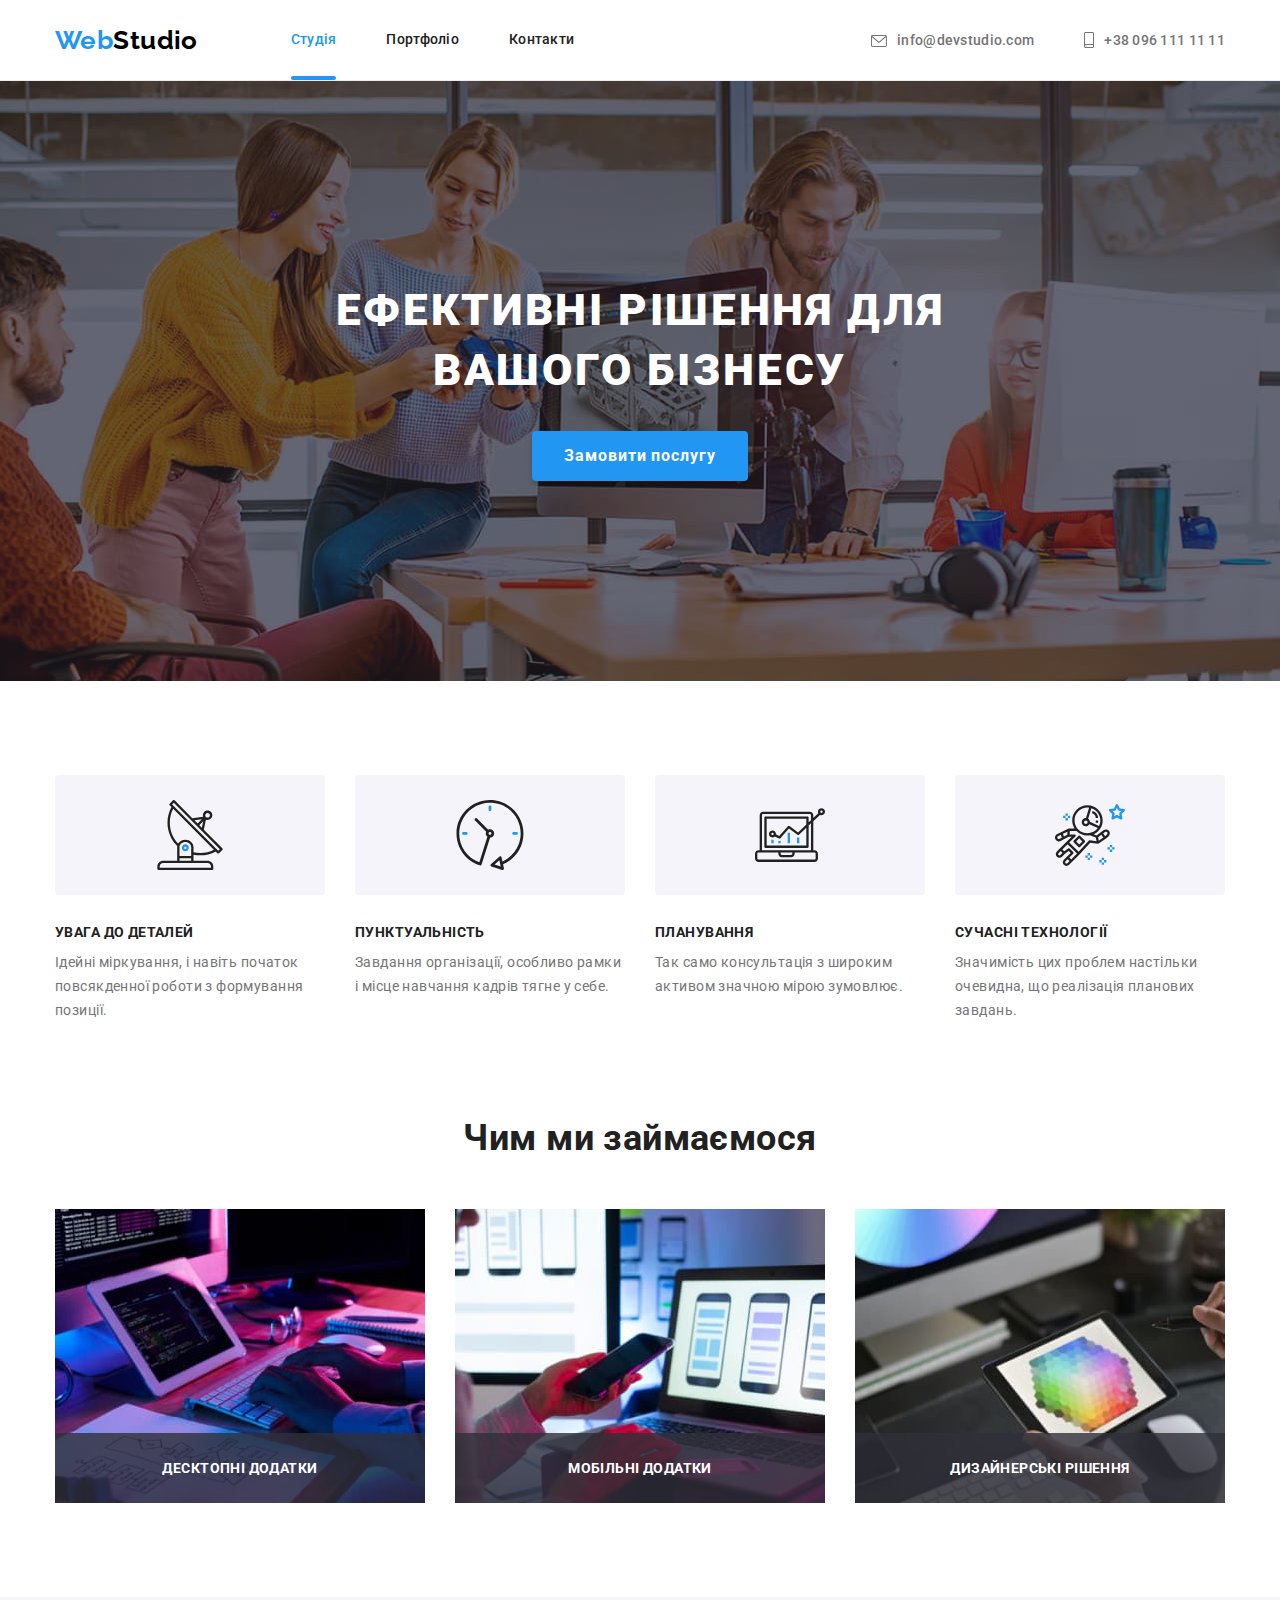
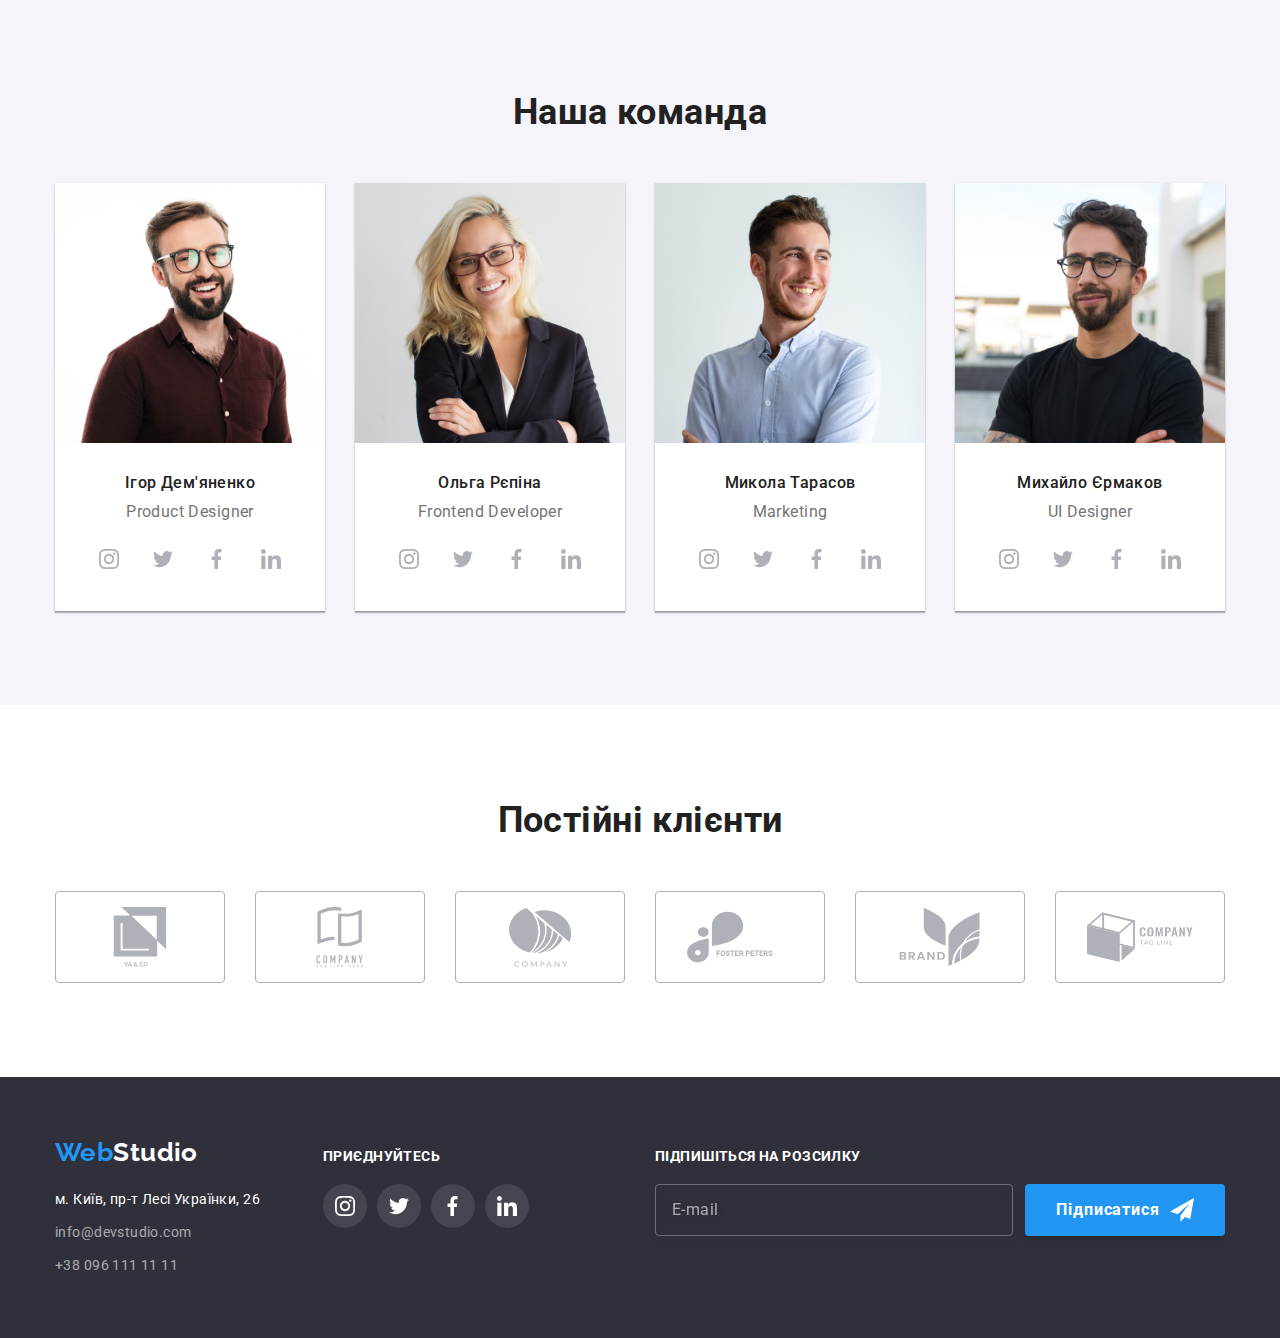
<file: index.html>
<!DOCTYPE html>
<html lang="uk">
  <head>
    <meta charset="UTF-8" />
    <meta http-equiv="X-UA-Compatible" content="IE=edge" />
    <meta name="viewport" content="width=device-width, initial-scale=1.0" />
    <title>Document</title>
    <link
      href="https://fonts.googleapis.com/css2?family=Raleway:wght@700&family=Roboto:wght@400;500;700;900&display=swap"
      rel="stylesheet"
    />
    <link
      rel="stylesheet"
      href="https://cdnjs.cloudflare.com/ajax/libs/modern-normalize/1.1.0/modern-normalize.min.css"
    />
    <link rel="stylesheet" href="./css/styles.css" />
  </head>
  <body>
    <!-- Хедер -->
    <header class="header">
      <div class="container flex-container">
        <nav class="navigation">
          <a href="./index.html" class="logo"><span class="accent">Web</span>Studio</a>
          <ul class="navigation-list list">
            <li class="navigation-link"><a href="./index.html" class="link current">Студія</a></li>
            <li class="navigation-link"><a href="./portfolio.html" class="link">Портфоліо</a></li>
            <li class="navigation-link"><a href="" class="link">Контакти</a></li>
          </ul>
        </nav>
        <ul class="contacts-list list">
          <li class="contacts-item">
            <a href="mailto:info@devstudio.com" class="link">
              <svg class="icon-mail" width="16" height="12">
                <use href="./images/icons.svg#icon-envelope"></use></svg>info@devstudio.com</a
            >
          </li>
          <li class="contacts-item">
            <a href="tel:+380961111111" class="link"
              ><svg class="icon-phone" width="10" height="16">
                <use href="./images/icons.svg#icon-smartphone"></use></svg>+38 096 111 11 11</a
            >
          </li>
        </ul>
      </div>
    </header>
    <!-- Основний контент сторінки -->
    <main>
      <!-- Секція hero -->
      <section class="hero section">
        <div class="container">
          <h1 class="hero-title">Ефективні рішення для вашого бізнесу</h1>
          <button type="button" class="button" data-modal-open>Замовити послугу</button>
        </div>
      </section>
      <!-- Секція наші переваги -->
      <section class="features section">
        <div class="container">
          <h2 class="features-title title visually-hidden">Наші переваги</h2>
          <ul class="features-list list">
            <li class="features-item">
              <div class="thumb">
                <svg width="70" height="70"><use href="./images/icons.svg#icon-antenna"></use></svg>
              </div>
              <h3 class="features-subtitle">Увага до деталей</h3>
              <p class="features-text">
                Ідейні міркування, і навіть початок повсякденної роботи з формування позиції.
              </p>
            </li>
            <li class="features-item">
              <div class="thumb">
                <svg width="70" height="70"><use href="./images/icons.svg#icon-clock"></use></svg>
              </div>
              <h3 class="features-subtitle">Пунктуальність</h3>
              <p class="features-text">
                Завдання організації, особливо рамки і місце навчання кадрів тягне у себе.
              </p>
            </li>
            <li class="features-item">
              <div class="thumb">
                <svg width="70" height="70"><use href="./images/icons.svg#icon-diagram"></use></svg>
              </div>
              <h3 class="features-subtitle">Планування</h3>
              <p class="features-text">
                Так само консультація з широким активом значною мірою зумовлює.
              </p>
            </li>
            <li class="features-item">
              <div class="thumb">
                <svg width="70" height="70">
                  <use href="./images/icons.svg#icon-astronaut"></use>
                </svg>
              </div>
              <h3 class="features-subtitle">Сучасні технологіï</h3>
              <p class="features-text">
                Значимість цих проблем настільки очевидна, що реалізація планових завдань.
              </p>
            </li>
          </ul>
        </div>
      </section>
      <!-- Секція чим ми займаємось -->
      <section class="services section">
        <div class="container">
          <h2 class="services-title title">Чим ми займаємося</h2>
          <ul class="services-list list">
            <li class="services-item">
              <img
                src="./images/services-image-1.jpg"
                alt="людина працює з планшетом з клавіатурою"
                width="370"
                class="image"
              />
              <h3 class="services-subtitle">Десктопні додатки</h3>
            </li>
            <li class="services-item">
              <img
                src="./images/services-image-2.jpg"
                alt="людина працює з ноутбуком та з телефоном"
                width="370"
                class="image"
              />
              <h3 class="services-subtitle">Мобільні додатки</h3>
            </li>
            <li class="services-item">
              <img
                src="./images/services-image-3.jpg"
                alt="людина тримає планшет з палітрою"
                width="370"
                class="image"
              />
              <h3 class="services-subtitle">Дизайнерські рішення</h3>
            </li>
          </ul>
        </div>
      </section>
      <!-- Секція наша команда -->
      <section class="team section">
        <div class="container">
          <h2 class="team-title title">Наша команда</h2>
          <ul class="team-list list">
            <li class="team-card">
              <img
                src="./images/team-image-1.jpg"
                alt="чоловік в окулярах і у червоні сорочці"
                width="270"
                class="image"
              />
              <div class="card-footer">
                <h3 class="team-subtitle">Ігор Дем'яненко</h3>
                <p lang="en" class="position">Product Designer</p>
                <ul class="social-list list">
                  <li class="social-media">
                    <a class="link" href="" aria-label="Інстаграм">
                      <span class="visually-hidden">Instagram</span>
                      <svg class="icon-instagram icon" width="20" height="20">
                        <use href="./images/icons.svg#icon-instagram"></use>
                      </svg>
                    </a>
                  </li>
                  <li class="social-media">
                    <a class="link" href="" aria-label="Твітер">
                      <span class="visually-hidden">Twitter</span>
                      <svg class="icon-twitter icon" width="20" height="20">
                        <use href="./images/icons.svg#icon-twitter"></use>
                      </svg>
                    </a>
                  </li>
                  <li class="social-media">
                    <a class="link" href="" aria-label="Фейсбук">
                      <span class="visually-hidden">Facebook</span>
                      <svg class="icon-facebook icon" width="20" height="20">
                        <use href="./images/icons.svg#icon-facebook"></use>
                      </svg>
                    </a>
                  </li>
                  <li class="social-media">
                    <a class="link" href="" aria-label="Лінкед-ін">
                      <span class="visually-hidden">LinkedIn</span>
                      <svg class="icon-linkedin icon" width="20" height="20">
                        <use href="./images/icons.svg#icon-linkedin"></use>
                      </svg>
                    </a>
                  </li>
                </ul>
              </div>
            </li>
            <li class="team-card">
              <img
                src="./images/team-image-2.jpg"
                alt="жінка в окулярах і у чорному піджаку"
                width="270"
                class="image"
              />
              <div class="card-footer">
                <h3 class="team-subtitle">Ольга Рєпіна</h3>
                <p lang="en" class="position">Frontend Developer</p>
                <ul class="social-list list">
                  <li class="social-media">
                    <a class="link" href="" aria-label="Інстаграм">
                      <span class="visually-hidden">Instagram</span>
                      <svg class="icon-instagram icon" width="20" height="20">
                        <use href="./images/icons.svg#icon-instagram"></use>
                      </svg>
                    </a>
                  </li>
                  <li class="social-media">
                    <a class="link" href="" aria-label="Твітер">
                      <span class="visually-hidden">Twitter</span>
                      <svg class="icon-twitter icon" width="20" height="20">
                        <use href="./images/icons.svg#icon-twitter"></use>
                      </svg>
                    </a>
                  </li>
                  <li class="social-media">
                    <a class="link" href="" aria-label="Фейсбук">
                      <span class="visually-hidden">Facebook</span>
                      <svg class="icon-facebook icon" width="20" height="20">
                        <use href="./images/icons.svg#icon-facebook"></use>
                      </svg>
                    </a>
                  </li>
                  <li class="social-media">
                    <a class="link" href="" aria-label="Лінкед-ін">
                      <span class="visually-hidden">LinkedIn</span>
                      <svg class="icon-linkedin icon" width="20" height="20">
                        <use href="./images/icons.svg#icon-linkedin"></use>
                      </svg>
                    </a>
                  </li>
                </ul>
              </div>
            </li>
            <li class="team-card">
              <img
                src="./images/team-image-3.jpg"
                alt="чоловік у голубій сорочці"
                width="270"
                class="image"
              />
              <div class="card-footer">
                <h3 class="team-subtitle">Микола Тарасов</h3>
                <p lang="en" class="position">Marketing</p>
                <ul class="social-list list">
                  <li class="social-media">
                    <a class="link" href="" aria-label="Інстаграм">
                      <span class="visually-hidden">Instagram</span>
                      <svg class="icon-instagram icon" width="20" height="20">
                        <use href="./images/icons.svg#icon-instagram"></use>
                      </svg>
                    </a>
                  </li>
                  <li class="social-media">
                    <a class="link" href="" aria-label="Твітер">
                      <span class="visually-hidden">Twitter</span>
                      <svg class="icon-twitter icon" width="20" height="20">
                        <use href="./images/icons.svg#icon-twitter"></use>
                      </svg>
                    </a>
                  </li>
                  <li class="social-media">
                    <a class="link" href="" aria-label="Фейсбук">
                      <span class="visually-hidden">Facebook</span>
                      <svg class="icon-facebook icon" width="20" height="20">
                        <use href="./images/icons.svg#icon-facebook"></use>
                      </svg>
                    </a>
                  </li>
                  <li class="social-media">
                    <a class="link" href="" aria-label="Лінкед-ін">
                      <span class="visually-hidden">LinkedIn</span>
                      <svg class="icon-linkedin icon" width="20" height="20">
                        <use href="./images/icons.svg#icon-linkedin"></use>
                      </svg>
                    </a>
                  </li>
                </ul>
              </div>
            </li>
            <li class="team-card">
              <img
                src="./images/team-image-4.jpg"
                alt="чоловік в окулярах і у чорній футболці"
                width="270"
                class="image"
              />
              <div class="card-footer">
                <h3 class="team-subtitle">Михайло Єрмаков</h3>
                <p lang="en" class="position">UI Designer</p>
                <ul class="social-list list">
                  <li class="social-media">
                    <a class="link" href="" aria-label="Інстаграм">
                      <span class="visually-hidden">Instagram</span>
                      <svg class="icon-instagram icon" width="20" height="20">
                        <use href="./images/icons.svg#icon-instagram"></use>
                      </svg>
                    </a>
                  </li>
                  <li class="social-media">
                    <a class="link" href="" aria-label="Твітер">
                      <span class="visually-hidden">Twitter</span>
                      <svg class="icon-twitter icon" width="20" height="20">
                        <use href="./images/icons.svg#icon-twitter"></use>
                      </svg>
                    </a>
                  </li>
                  <li class="social-media">
                    <a class="link" href="" aria-label="Фейсбук">
                      <span class="visually-hidden">Facebook</span>
                      <svg class="icon-facebook icon" width="20" height="20">
                        <use href="./images/icons.svg#icon-facebook"></use>
                      </svg>
                    </a>
                  </li>
                  <li class="social-media">
                    <a class="link" href="" aria-label="Лінкед-ін">
                      <span class="visually-hidden">LinkedIn</span>
                      <svg class="icon-linkedin icon" width="20" height="20">
                        <use href="./images/icons.svg#icon-linkedin"></use>
                      </svg>
                    </a>
                  </li>
                </ul>
              </div>
            </li>
          </ul>
        </div>
      </section>
      <!-- Секція постійні клієнти -->
      <section class="clients section">
        <div class="container">
          <h2 class="clients-title title">Постійні клієнти</h2>
          <ul class="companies-list list">
            <li class="companies-item">
              <a href="" class="link" aria-label="Я енд ко">
                <span class="visually-hidden">Ya & Co</span>
                <svg class="icon" width="106" height="60">
                  <use href="./images/icons.svg#icon-company-1"></use>
                </svg>
              </a>
            </li>
            <li class="companies-item">
              <a href="" class="link" aria-label="компані тєг лайн хір">
                <span class="visually-hidden">Compani tag line here</span>
                <svg class="icon" width="106" height="60">
                  <use href="./images/icons.svg#icon-company-2"></use>
                </svg>
              </a>
            </li>
            <li class="companies-item">
              <a href="" class="link" aria-label="Компані">
                <span class="visually-hidden">Company</span>
                <svg class="icon" width="106" height="60">
                  <use href="./images/icons.svg#icon-company-3"></use>
                </svg>
              </a>
            </li>
            <li class="companies-item">
              <a href="" class="link" aria-label="Фостер петерс">
                <span class="visually-hidden">Foster Peters</span>
                <svg class="icon" width="106" height="60">
                  <use href="./images/icons.svg#icon-company-4"></use>
                </svg>
              </a>
            </li>
            <li class="companies-item">
              <a href="" class="link" aria-label="Бренд">
                <span class="visually-hidden">Brand</span>
                <svg class="icon" width="106" height="60">
                  <use href="./images/icons.svg#icon-company-5"></use>
                </svg>
              </a>
            </li>
            <li class="companies-item">
              <a href="" class="link" aria-label="Компані тег лайн">
                <span class="visually-hidden">Company tag line</span>
                <svg class="icon" width="106" height="60">
                  <use href="./images/icons.svg#icon-company-6"></use>
                </svg>
              </a>
            </li>
          </ul>
        </div>
      </section>
      <!-- Модальне вiкно -->
      <div class="back-drop is-hidden" data-modal>
        <div class="modal">
          <button type="button" class="modal-close" data-modal-close>
            <svg class="close-icon" width="11" height="11">
              <use href="./images/icons.svg#icon-close"></use>
            </svg>
          </button>
          <form name="contact-data">
            <div role="group" class="modal-form" aria-labelledby="modal-head">
              <p class="modal-header" id="modal-head">Залиште свої дані, ми вам передзвонимо</p>
              <label class="label form-name">
                Ім'я
                <svg class="modal-icon" width="18" height="18">
                  <use href="./images/icons.svg#icon-person"></use>
                </svg>
                <input type="text" name="name" class="modal-input">
              </label>
              <label class="label form-phone">
                Телефон
                <svg class="modal-icon" width="18" height="18">
                  <use href="./images/icons.svg#icon-phone"></use>
                </svg>
                <input type="tel" name="phone-number" class="modal-input">
              </label>
              <label class="label form-email">
                Пошта
                <svg class="modal-icon" width="18" height="18">
                  <use href="./images/icons.svg#icon-mail"></use>
                </svg>
                <input type="email" name="email" class="modal-input">
              </label>
              <label class="label form-comment">
                Коментар
                <textarea class="modal-comment" name="comment" rows="7" placeholder="Введіть текст"></textarea>
              </label>
              <label class="checkbox-label">
                <input type="checkbox" name="terms" value="agree" class="terms-checkbox">
                <div class="checkbox-group">
                  <svg class="checkbox-icon" width="16" height="15">
                  <use href="./images/icons.svg#icon-checkbox"></use>
                  </svg>
                  <svg class="checked-icon" width="16" height="15">
                  <use href="./images/icons.svg#icon-checked"></use>
                  </svg>
                  </div>
                Погоджуюся з розсилкою та приймаю <a href="" class="terms-link">Умови договору</a>
              </label>
              <button type="submit" class="button submit-button">Відправити</button>
            </div>
          </form>
        </div>
      </div>
    </main>
    <!-- футер -->
    <footer class="footer">
      <div class="container">
        <div class="logo-adress">
          <a href="./" class="logo"><span class="accent">Web</span>Studio</a>
          <address class="adress">
            <ul class="adress-list list">
              <li class="adress-item">
                <a
                  href="https://goo.gl/maps/CPtrU1FHBa2aNyZL9"
                  target="_blank"
                  rel="noopener noreferrer nofollow"
                  class="link"
                  >м. Київ, пр-т Лесі Українки, 26</a
                >
              </li>
              <li class="adress-item">
                <a href="mailto:info@devstudio.com" class="link contact">info@devstudio.com</a>
              </li>
              <li class="adress-item">
                <a href="tel:+380961111111" class="link contact">+38 096 111 11 11</a>
              </li>
            </ul>
          </address>
        </div>
        <div class="social-links">
          <p class="footer-title">Приєднуйтесь</p>
          <ul class="social-list list">
            <li class="social-media">
              <a href="" class="link footer-link" aria-label="Інстаграм">
                <span class="visually-hidden">Instagram</span>
                <svg class="icon" width="20" height="20">
                  <use href="./images/icons.svg#icon-instagram"></use>
                </svg>
              </a>
            </li>
            <li class="social-media">
              <a href="" class="link footer-link" aria-label="Твітер">
                <span class="visually-hidden">Twitter</span>
                <svg class="icon" width="20" height="20">
                  <use href="./images/icons.svg#icon-twitter"></use>
                </svg>
              </a>
            </li>
            <li class="social-media">
              <a href="" class="link footer-link" aria-label="Фейсбук">
                <span class="visually-hidden">Facebook</span>
                <svg class="icon" width="20" height="20">
                  <use href="./images/icons.svg#icon-facebook"></use>
                </svg>
              </a>
            </li>
            <li class="social-media">
              <a href="" class="link footer-link" aria-label="Лінкед-ін">
                <span class="visually-hidden">LinkedIn</span>
                <svg class="icon" width="20" height="20">
                  <use href="./images/icons.svg#icon-linkedin"></use>
                </svg>
              </a>
            </li>
          </ul>
        </div>
        <form name="send-out" autocomplete="off"></form>
          <div role="group" class="form-send-out" aria-labelledby="mailing-head">
            <p class="footer-title" id="mailing-head">Підпишіться на розсилку</p>
            <label class="send-out-label">
              <input class="send-out-input" type="email" name="email" placeholder="E-mail" />
              <button type="submit" class="button submit-button">
                Підписатися
                <svg class="icon send-out" width="24" height="24">
                  <use href="./images/icons.svg#icon-send"></use>
                </svg>
              </button>
            </label>
          </div>
        </form>
      </div>
    </footer>
    <script src="./js/modal.js"></script>
  </body>
</html>
</file>
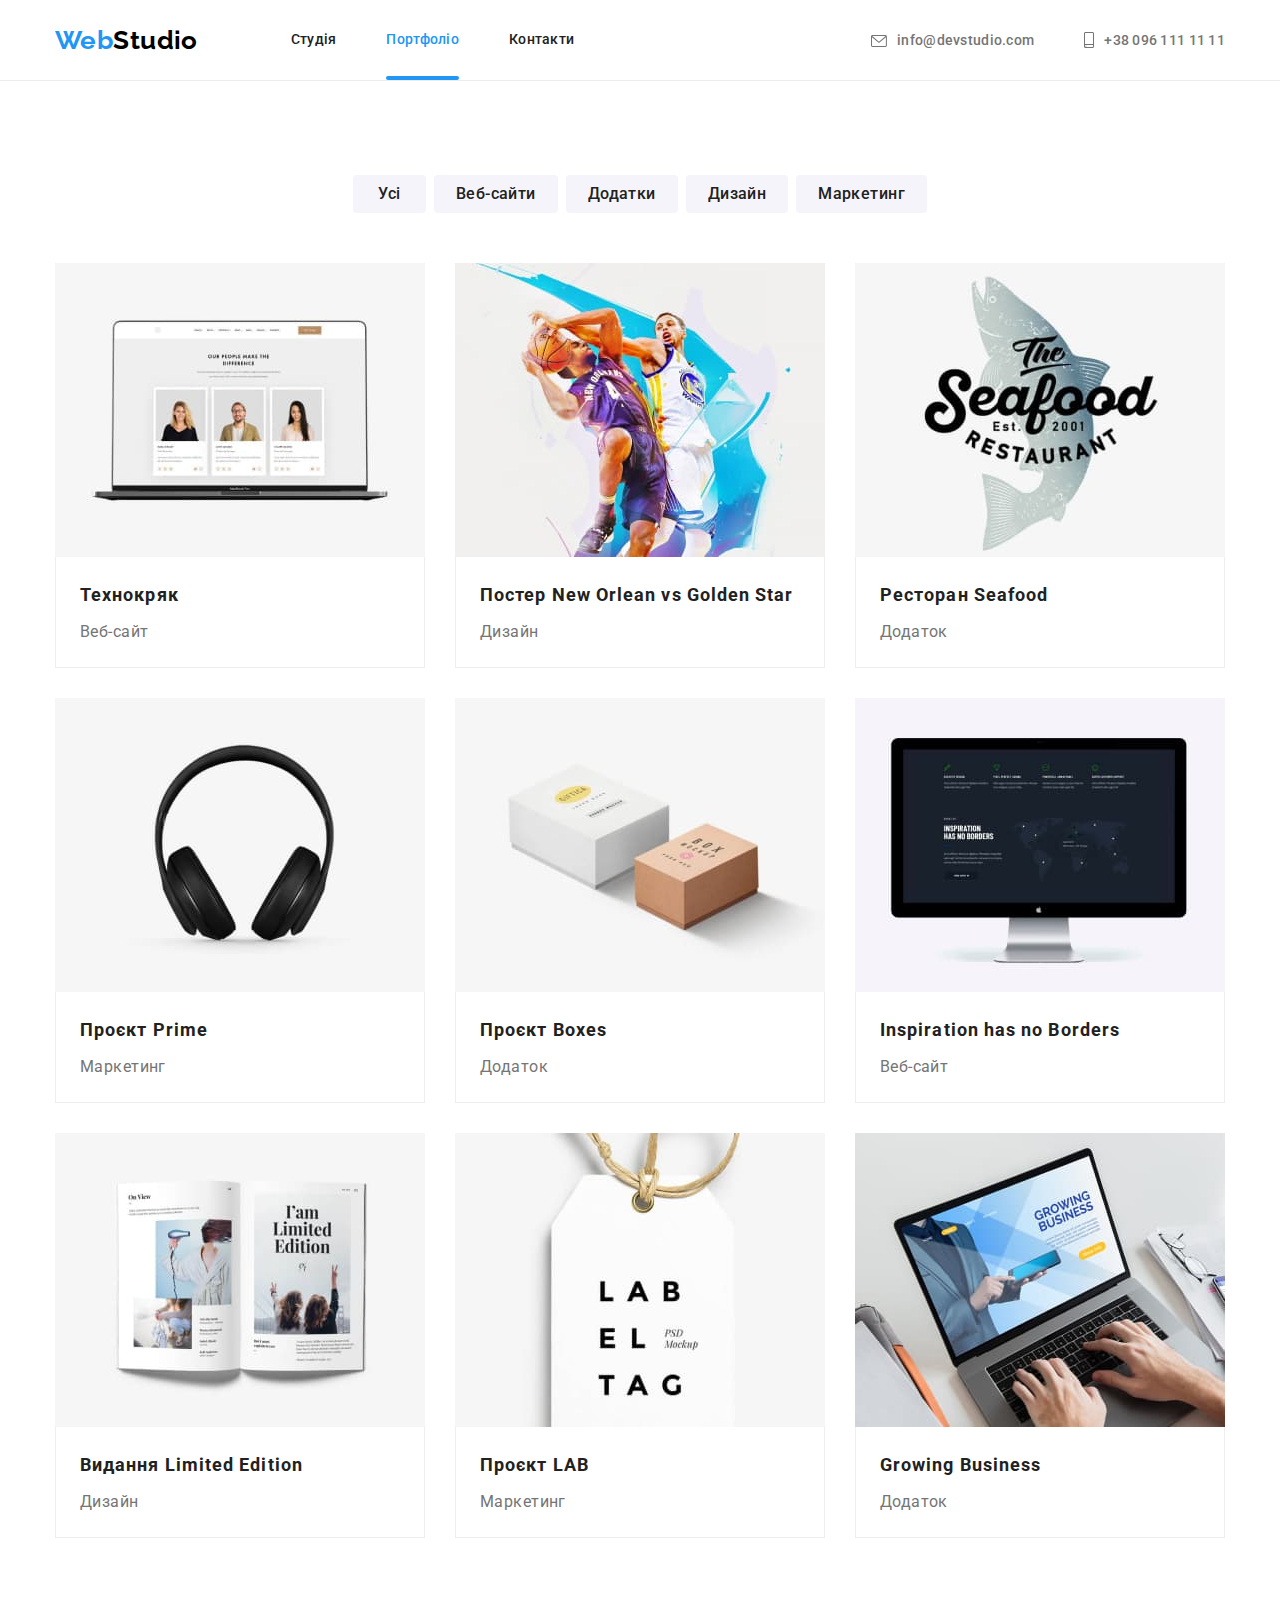
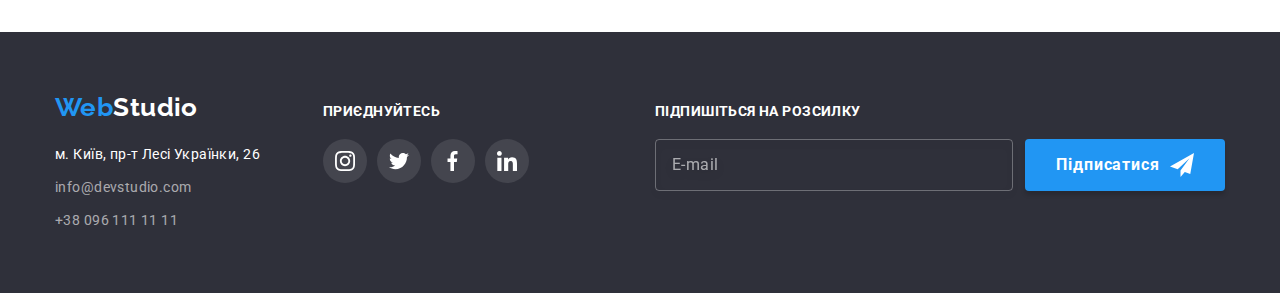
<file: portfolio.html>
<!DOCTYPE html>
<html lang="uk">
  <head>
    <meta charset="UTF-8" />
    <meta http-equiv="X-UA-Compatible" content="IE=edge" />
    <meta name="viewport" content="width=device-width, initial-scale=1.0" />
    <title>Document</title>
    <link
      href="https://fonts.googleapis.com/css2?family=Raleway:wght@700&family=Roboto:wght@400;500;700;900&display=swap"
      rel="stylesheet"
    />
    <link
      rel="stylesheet"
      href="https://cdnjs.cloudflare.com/ajax/libs/modern-normalize/1.1.0/modern-normalize.min.css"
    />
    <link rel="stylesheet" href="./css/styles.css" />
  </head>
  <body>
    <!-- Хедер -->
    <header class="header">
      <div class="container flex-container">
        <nav class="navigation">
          <a href="./index.html" class="logo"><span class="accent">Web</span>Studio</a>
          <ul class="navigation-list list">
            <li class="navigation-link"><a href="./index.html" class="link">Студія</a></li>
            <li class="navigation-link"><a href="./portfolio.html" class="link current">Портфоліо</a></li>
            <li class="navigation-link"><a href="" class="link">Контакти</a></li>
          </ul>
        </nav>
        <ul class="contacts-list list">
          <li class="contacts-item">
            <a href="mailto:info@devstudio.com" class="link">
              <svg class="icon-mail" width="16" height="12">
                <use href="./images/icons.svg#icon-envelope"></use></svg>info@devstudio.com</a
            >
          </li>
          <li class="contacts-item">
            <a href="tel:+380961111111" class="link"
              ><svg class="icon-phone" width="10" height="16">
                <use href="./images/icons.svg#icon-smartphone"></use></svg>+38 096 111 11 11</a
            >
          </li>
        </ul>
      </div>
    </header>
    <!-- Основний контент сторінки -->
    <main>
      <section class="gallery section">
        <div class="container">
          <h1 class="gallery-title visually-hidden">Портфоліо</h1>
          <ul class="button-list list">
            <li class="button-item"><button type="button" class="button">Усі</button></li>
            <li class="button-item"><button type="button" class="button">Веб-сайти</button></li>
            <li class="button-item"><button type="button" class="button">Додатки</button></li>
            <li class="button-item"><button type="button" class="button">Дизайн</button></li>
            <li class="button-item"><button type="button" class="button">Маркетинг</button></li>
          </ul>
          <ul class="gallery-list list">
            <li class="gallery-card">
              <a class="link gallery-link" href="">
                <div class="card-body">
                    <div class="card-thumb">
                      <img
                        src="./images/portfolio-gallery-1.jpg"
                        alt="ноутбук на якому включений сайт"
                        width="370"
                        class="image"
                      />
                      <p class="card-overlay">
                        Ресурс пропонує комплексні пропозиції з різним рівнем функціоналу та сервісів. Все це дозволить відвідувачу отримати вичерпні відомості про компанію чи приватну особу.
                      </p>
                    </div>
                  <div class="card-footer">
                    <h2 class="gallery-subtitle">Технокряк</h2>
                    <p class="gallery-text">Веб-сайт</p>
                  </div>
                </div></a
              >
            </li>
            <li class="gallery-card">
              <a class="link gallery-link" href="">
                <div class="card-body">
                    <div class="card-thumb">
                      <img
                        src="./images/portfolio-gallery-2.jpg"
                        alt="два баскетболіста борються за м'яч"
                        width="370"
                        class="image"
                      />
                      <p class="card-overlay">
                        Ресурс пропонує комплексні пропозиції з різним рівнем функціоналу та сервісів. Все це дозволить відвідувачу отримати вичерпні відомості про компанію чи приватну особу.
                      </p>
                    </div>
                  <div class="card-footer">
                    <h2 class="gallery-subtitle">
                      Постер <span lang="en">New Orlean vs Golden Star</span>
                    </h2>
                    <p class="gallery-text">Дизайн</p>
                  </div>
                </div></a
              >
            </li>
            <li class="gallery-card">
              <a class="link gallery-link" href="">
                <div class="card-body">
                    <div class="card-thumb">
                      <img
                        src="./images/portfolio-gallery-3.jpg"
                        alt="риба з лого ресторану сі фуд"
                        width="370"
                        class="image"
                      />
                      <p class="card-overlay">
                        Ресурс пропонує комплексні пропозиції з різним рівнем функціоналу та сервісів. Все це дозволить відвідувачу отримати вичерпні відомості про компанію чи приватну особу.
                      </p>
                    </div>
                  <div class="card-footer">
                    <h2 class="gallery-subtitle">Ресторан <span lang="en">Seafood</span></h2>
                    <p class="gallery-text">Додаток</p>
                  </div>
                </div></a
              >
            </li>
            <li class="gallery-card">
              <a class="link gallery-link" href="">
                <div class="card-body">
                    <div class="card-thumb">
                      <img
                        src="./images/portfolio-gallery-4.jpg"
                        alt="чорні навушники"
                        width="370"
                        class="image"
                      />
                      <p class="card-overlay">
                        Ресурс пропонує комплексні пропозиції з різним рівнем функціоналу та сервісів. Все це дозволить відвідувачу отримати вичерпні відомості про компанію чи приватну особу.
                      </p>
                    </div>
                  <div class="card-footer">
                    <h2 class="gallery-subtitle">Проєкт <span lang="en">Prime</span></h2>
                    <p class="gallery-text">Маркетинг</p>
                  </div>
                </div></a
              >
            </li>
            <li class="gallery-card">
              <a class="link gallery-link" href="">
                <div class="card-body">
                    <div class="card-thumb">
                      <img
                        src="./images/portfolio-gallery-5.jpg"
                        alt="біла та коричнева коробки"
                        width="370"
                        class="image"
                      />
                      <p class="card-overlay">
                        Ресурс пропонує комплексні пропозиції з різним рівнем функціоналу та сервісів. Все це дозволить відвідувачу отримати вичерпні відомості про компанію чи приватну особу.
                      </p>
                    </div>
                  <div class="card-footer">
                    <h2 class="gallery-subtitle">Проєкт <span lang="en">Boxes</span></h2>
                    <p class="gallery-text">Додаток</p>
                  </div>
                </div></a
              >
            </li>
            <li class="gallery-card">
              <a class="link gallery-link" href="">
                <div class="card-body">
                  <div class="card-thumb">
                    <img
                      src="./images/portfolio-gallery-6.jpg"
                      alt="екран комп'ютера з включеним сайтом"
                      width="370"
                      class="image"
                    />
                    <p class="card-overlay">
                      Ресурс пропонує комплексні пропозиції з різним рівнем функціоналу та сервісів. Все це дозволить відвідувачу отримати вичерпні відомості про компанію чи приватну особу.
                    </p>
                  </div>
                  <div class="card-footer">
                    <h2 class="gallery-subtitle" lang="en">Inspiration has no Borders</h2>
                    <p class="gallery-text">Веб-сайт</p>
                  </div>
                </div></a
              >
            </li>
            <li class="gallery-card">
              <a class="link gallery-link" href="">
                <div class="card-body">
                  <div class="card-thumb">
                    <img
                      src="./images/portfolio-gallery-7.jpg"
                      alt="журнал с картинками та заголовком  лімітед едішн"
                      width="370"
                      class="image"
                    />
                    <p class="card-overlay">
                      Ресурс пропонує комплексні пропозиції з різним рівнем функціоналу та сервісів. Все це дозволить відвідувачу отримати вичерпні відомості про компанію чи приватну особу.
                    </p>
                  </div>
                  <div class="card-footer">
                    <h2 class="gallery-subtitle">Видання <span lang="en">Limited Edition</span></h2>
                    <p class="gallery-text">Дизайн</p>
                  </div>
                </div></a
              >
            </li>
            <li class="gallery-card">
              <a class="link gallery-link" href="">
                <div class="card-body">
                  <div class="card-thumb">
                    <img
                      src="./images/portfolio-gallery-8.jpg"
                      alt="біла етикетка з надписом лейбл тег"
                      width="370"
                      class="image"
                    />
                    <p class="card-overlay">
                      Ресурс пропонує комплексні пропозиції з різним рівнем функціоналу та сервісів. Все це дозволить відвідувачу отримати вичерпні відомості про компанію чи приватну особу.
                    </p>
                  </div>
                  <div class="card-footer">
                    <h2 class="gallery-subtitle">Проєкт <span lang="en">LAB</span></h2>
                    <p class="gallery-text">Маркетинг</p>
                  </div>
                </div></a
              >
            </li>
            <li class="gallery-card">
              <a class="link gallery-link" href="">
                <div class="card-body">
                  <div class="card-thumb">
                    <img
                      src="./images/portfolio-gallery-9.jpg"
                      alt="людина працює з додатком гроуін  бізнесс на ноутбуці"
                      width="370"
                      class="image"
                    />
                    <p class="card-overlay">
                      Ресурс пропонує комплексні пропозиції з різним рівнем функціоналу та сервісів. Все це дозволить відвідувачу отримати вичерпні відомості про компанію чи приватну особу.
                    </p>
                  </div>
                  <div class="card-footer">
                    <h2 class="gallery-subtitle" lang="en">Growing Business</h2>
                    <p class="gallery-text">Додаток</p>
                  </div>
                </div></a
              >
            </li>
          </ul>
        </div>
      </section>
    </main>
    <!-- футер -->
    <footer class="footer">
      <div class="container">
        <div class="logo-adress">
          <a href="./" class="logo"><span class="accent">Web</span>Studio</a>
          <address class="adress">
            <ul class="adress-list list">
              <li class="adress-item">
                <a
                  href="https://goo.gl/maps/CPtrU1FHBa2aNyZL9"
                  target="_blank"
                  rel="noopener noreferrer nofollow"
                  class="link"
                  >м. Київ, пр-т Лесі Українки, 26</a
                >
              </li>
              <li class="adress-item">
                <a href="mailto:info@devstudio.com" class="link contact">info@devstudio.com</a>
              </li>
              <li class="adress-item">
                <a href="tel:+380961111111" class="link contact">+38 096 111 11 11</a>
              </li>
            </ul>
          </address>
        </div>
        <div class="social-links">
          <p class="footer-title">Приєднуйтесь</p>
          <ul class="social-list list">
            <li class="social-media">
              <a href="" class="link footer-link" aria-label="Інстаграм">
                <span class="visually-hidden">Instagram</span>
                <svg class="icon" width="20" height="20">
                  <use href="./images/icons.svg#icon-instagram"></use>
                </svg>
              </a>
            </li>
            <li class="social-media">
              <a href="" class="link footer-link" aria-label="Твітер">
                <span class="visually-hidden">Twitter</span>
                <svg class="icon" width="20" height="20">
                  <use href="./images/icons.svg#icon-twitter"></use>
                </svg>
              </a>
            </li>
            <li class="social-media">
              <a href="" class="link footer-link" aria-label="Фейсбук">
                <span class="visually-hidden">Facebook</span>
                <svg class="icon" width="20" height="20">
                  <use href="./images/icons.svg#icon-facebook"></use>
                </svg>
              </a>
            </li>
            <li class="social-media">
              <a href="" class="link footer-link" aria-label="Лінкед-ін">
                <span class="visually-hidden">LinkedIn</span>
                <svg class="icon" width="20" height="20">
                  <use href="./images/icons.svg#icon-linkedin"></use>
                </svg>
              </a>
            </li>
          </ul>
        </div>
        <form name="send-out" autocomplete="off"></form>
          <div role="group" class="form-send-out" aria-labelledby="mailing-head">
            <p class="footer-title" id="mailing-head">Підпишіться на розсилку</p>
            <label class="send-out-label">
              <input class="send-out-input" type="email" name="email" placeholder="E-mail" />
              <button type="submit" class="button submit-button">
                Підписатися
                <svg class="icon send-out" width="24" height="24">
                  <use href="./images/icons.svg#icon-send"></use>
                </svg>
              </button>
            </label>
          </div>
        </form>
      </div>
    </footer>
  </body>
</html>
</file>
<file: css/styles.css>
/* primary text color #757575
 secondary text color #212121
 accent color #2196F3
 logo primary color #000000
 adress contacts color rgba(255, 255, 255, 0.6);  
 page white color #FFFFFF
 hero background #2F303A
 secondary background color #F5F4FA*/

:root {
  --primary-text-color: #757575;
  --secondary-text-color: #212121;
  --accent-color: #2196f3;
  --button-hover-color: #188ce8;
  --logo-primary-color: #000000;
  --page-white-color: #ffffff;
  --hero-background-color: #2f303a;
  --secondary-background-color: #f5f4fa;
  --adress-contacts-color: rgba(255, 255, 255, 0.6);
  --header-border-color: #ececec;
  --gallery-border-color: #eeeeee;
  --icons-color: #afb1b8;
  --overlay-color: rgba(33, 150, 243, 0.9);

  --timing-function: cubic-bezier(0.4, 0, 0.2, 1);
}

/* УТІЛІТИ */
/* ---------------------------- */

body {
  font-family: 'Roboto', sans-serif;
  font-size: 14px;
  letter-spacing: 0.03em;
  color: var(--primary-text-color);
}

.link {
  text-decoration: none;
}

.navigation-link .link.current {
  color: var(--accent-color);
}

.link.current::after {
  position: absolute;
  bottom: 0;
  left: 0;
  border-radius: 2px;

  content: '';
  display: block;
  width: 100%;
  height: 4px;
  background-color: var(--accent-color);
}

.container {
  width: 1200px;
  padding: 0 15px;
  margin: 0 auto;
}

.visually-hidden {
  position: absolute;
  white-space: nowrap;
  width: 1px;
  height: 1px;
  overflow: hidden;
  border: 0;
  padding: 0;
  clip: rect(0 0 0 0);
  clip-path: inset(50%);
  margin: -1px;
}

.image {
  display: block;
}

/* ---------------------------- */

.list {
  list-style: none;
  margin: 0;
  padding: 0;
}

.title {
  font-size: 36px;
  line-height: 1.17;
  text-align: center;
  color: var(--secondary-text-color);
}

.accent {
  color: var(--accent-color);
}

.button {
  font-family: inherit;
  font-weight: 700;
  font-size: 16px;
  line-height: 1.88;
  letter-spacing: 0.06em;
  color: var(--page-white-color);

  background-color: var(--accent-color);

  cursor: pointer;

  border: none;
  border-radius: 4px;
  padding: 10px 32px;
  min-width: 73px;

  transition: background-color 250ms var(--timing-function);
}

.button:hover,
.button:focus {
  background-color: var(--button-hover-color);
}

.section {
  padding-top: 94px;
  padding-bottom: 94px;
}

/* хедер */

.header {
  border-bottom: 1px solid var(--header-border-color);
}

.flex-container {
  display: flex;
  align-items: center;
  justify-content: space-between;
}

.logo {
  font-family: 'Raleway', sans-serif;
  font-weight: 700;
  font-size: 26px;
  line-height: 1.19;
  text-decoration: none;
  color: var(--logo-primary-color);
  margin-right: 93px;
}

.navigation {
  display: flex;
  align-items: center;
}

.navigation-list {
  display: flex;
}

.navigation-link {
  position: relative;
}

.navigation-list .navigation-link + .navigation-link {
  margin-left: 50px;
}

.navigation-list .link {
  display: inline-block;
  font-weight: 500;
  line-height: 1.14;
  letter-spacing: 0.02em;
  color: var(--secondary-text-color);
  padding-top: 32px;
  padding-bottom: 32px;

  transition: color 250ms var(--timing-function);
}

.navigation-list .link:hover,
.navigation-list .link:focus {
  color: var(--accent-color);
}

.contacts-list {
  display: flex;
}

.contacts-list .contacts-item + .contacts-item {
  margin-left: 50px;
}

.contacts-list .link {
  font-weight: 500;
  font-size: 14px;
  line-height: 1.14;
  letter-spacing: 0.02em;
  color: inherit;
  padding-top: 32px;
  padding-bottom: 32px;

  transition: color 250ms var(--timing-function);
}

.contacts-list .link:hover,
.contacts-list .link:focus {
  color: var(--accent-color);
}

.icon-mail {
  fill: currentColor;
  margin-right: 10px;
  vertical-align: middle;
}

.icon-phone {
  fill: currentColor;
  margin-right: 10px;
  vertical-align: bottom;
}

/* герой */

.hero.section {
  background-color: var(--hero-background-color);
  text-align: center;
  padding-top: 200px;
  padding-bottom: 200px;
  background-image: linear-gradient(rgba(47, 48, 58, 0.4), rgba(47, 48, 58, 0.4)),
    url('../images/hero-background-image.jpg');
  max-width: 1600px;
  height: 600px;
  background-position: center;
  background-repeat: no-repeat;
  margin-right: auto;
  margin-left: auto;
}

.hero .container {
  padding: 0 252px;
}

.hero-title {
  font-weight: 900;
  font-size: 44px;
  line-height: 1.36;
  letter-spacing: 0.06em;
  text-transform: uppercase;
  color: var(--page-white-color);

  margin-top: 0;
  margin-bottom: 30px;
}

.hero .button {
  font-family: inherit;
  font-weight: 700;
  font-size: 16px;
  line-height: 1.88;
  letter-spacing: 0.06em;
  color: var(--page-white-color);

  background-color: var(--accent-color);
  box-shadow: 0px 4px 4px rgba(0, 0, 0, 0.15);

  cursor: pointer;
}

.hero .button:hover,
.hero .button:focus {
  background-color: var(--button-hover-color);
}

/* Секція наші переваги */

.thumb {
  height: 120px;
  background-color: var(--secondary-background-color);
  border-radius: 4px;
  margin-bottom: 30px;
  text-align: center;
  display: flex;
  justify-content: center;
  align-items: center;
}

.features-list {
  display: flex;
}

.features-list .features-item {
  width: calc((100% - 30px * 3) / 4);
}

.features-list .features-item + .features-item {
  margin-left: 30px;
}

.features-subtitle {
  font-size: inherit;
  line-height: 1.14;
  text-transform: uppercase;
  color: var(--secondary-text-color);

  margin-top: 0;
  margin-bottom: 10px;
}

.features-text {
  line-height: 1.71;
  margin: 0;
}

/* Секція чим ми займаємось */

.services.section {
  padding-top: 0;
  padding-bottom: 94px;
}

.services-title {
  margin-top: 0;
  margin-bottom: 50px;
}

.services-item {
  position: relative;
}

.services-subtitle {
  position: absolute;
  bottom: 0;
  left: 0;
  width: 100%;

  font-size: inherit;
  line-height: calc(16 / 14);
  text-transform: uppercase;
  color: var(--page-white-color);
  text-align: center;
  margin: 0;
  padding-top: 27px;
  padding-bottom: 27px;
  background-color: rgba(47, 48, 58, 0.8);
}

.services-list {
  display: flex;
}

.services-list .services-item + .services-item {
  margin-left: 30px;
}

.services-image {
  display: block;
}

/* Секція наша команда */

.team {
  background-color: var(--secondary-background-color);
}

.team-title {
  margin-top: 0;
  margin-bottom: 50px;
}

.team-list {
  display: flex;
}
.team-list .team-card + .team-card {
  margin-left: 30px;
}

.team-card {
  width: calc((100% - (30 * 3)) / 4);
  box-shadow: 0px 1px 3px rgba(0, 0, 0, 0.12), 0px 1px 1px rgba(0, 0, 0, 0.14),
    0px 2px 1px rgba(0, 0, 0, 0.2);
}

.team-card .card-footer {
  padding: 30px 32px;
  background-color: var(--page-white-color);
  border-radius: 0 0 4px 4px;
}

.team-subtitle {
  font-weight: 500;
  font-size: 16px;
  line-height: 1.19;
  text-align: center;
  color: var(--secondary-text-color);

  margin-top: 0;
  margin-bottom: 10px;
}

.team .position {
  font-size: 16px;
  line-height: 1.19;
  text-align: center;
  margin: 0 0 16px 0;
}

.social-media .link {
  display: inline-block;
  display: flex;
  color: inherit;
  width: 44px;
  height: 44px;
  border-radius: 50%;
  justify-content: center;
  align-items: center;
  color: var(--icons-color);

  transition: color 250ms var(--timing-function), background-color 250ms var(--timing-function);
}

.team-card .social-list {
  display: flex;
  justify-content: space-between;
}

.team-card .link:hover,
.team-card .link:focus {
  background-color: var(--accent-color);
  color: var(--page-white-color);
}

.team-card .icon {
  fill: currentColor;
}

/* постійні клієнти */

.clients-title {
  margin: 0;
  margin-bottom: 50px;
}

.companies-list {
  display: flex;
  justify-content: space-between;
}

.companies-list .link {
  display: inline-block;
  border: 1px solid var(--icons-color);
  border-radius: 4px;
  color: var(--icons-color);
  width: 170px;
  height: 92px;
  display: flex;
  justify-content: center;
  align-items: center;

  transition: color 250ms var(--timing-function), border-color 250ms var(--timing-function);
}

.companies-list .link:hover,
.companies-list .link:focus {
  color: var(--accent-color);
  border-color: var(--accent-color);
}

.companies-list .icon {
  fill: currentColor;
}

/* модальне вiкно */

.back-drop {
  position: fixed;
  top: 0;
  right: 0;
  width: 100%;
  height: 100%;
  background-color: rgba(0, 0, 0, 0.2);
  opacity: 1;
  visibility: visible;

  transition: opacity 250ms var(--timing-function), visibility var(--timing-function) 250ms;
}

.back-drop.is-hidden {
  opacity: 0;
  pointer-events: none;
  visibility: hidden;
}

.back-drop.is-hidden .modal {
  transform: translate(50%, -50%) scale(1.1);
}

.modal {
  position: absolute;
  top: 50%;
  right: 50%;
  width: 528px;
  min-height: 581px;
  transform: translate(50%, -50%) scale(1);

  background-color: var(--page-white-color);
  box-shadow: 0px 1px 3px rgba(0, 0, 0, 0.12), 0px 1px 1px rgba(0, 0, 0, 0.14),
    0px 2px 1px rgba(0, 0, 0, 0.2);
  border-radius: 4px;

  padding: 40px;

  transition: transform 250ms var(--timing-function);
}

.modal-close {
  position: absolute;
  top: 8px;
  right: 8px;

  display: flex;
  justify-content: center;
  align-items: center;
  border-radius: 50%;
  background-color: var(--page-white-color);
  border: 1px solid rgba(0, 0, 0, 0.1);
  width: 30px;
  height: 30px;
  cursor: pointer;
}

.modal-header {
  margin-top: 0;
  margin-bottom: 12px;

  font-weight: 700;
  font-size: 20px;
  line-height: calc(23 / 20);
  text-align: center;
  color: var(--secondary-text-color);
}

.modal .label {
  position: relative;
  display: block;

  font-size: 12px;
  line-height: calc(14 / 12);
  letter-spacing: 0.01em;
}

.modal .label + .label {
  margin-top: 10px;
}

.modal-input {
  width: 100%;
  padding-left: 42px;
  padding-top: 12px;
  padding-bottom: 12px;
  padding-right: 16px;

  margin-top: 4px;

  font-size: 12px;
  line-height: calc(14 / 12);
  letter-spacing: 0.01em;
  color: var(--secondary-text-color);

  border: 1px solid rgba(33, 33, 33, 0.2);
  border-radius: 4px;

  transition: border-color 250ms var(--timing-function);
}

.modal .modal-input:focus {
  border-color: var(--accent-color);
}

.modal-icon {
  position: absolute;
  bottom: 11px;
  left: 12px;
  fill: var(--secondary-text-color);

  transition: fill 250ms var(--timing-function);
}

.modal .label:focus-within .modal-icon {
  fill: var(--accent-color);
}

.modal .modal-comment {
  width: 100%;
  resize: none;
  padding: 16px 12px;

  margin-top: 4px;

  font-size: 12px;
  line-height: calc(14 / 12);
  letter-spacing: 0.01em;
  color: var(--secondary-text-color);

  border: 1px solid rgba(33, 33, 33, 0.2);
  border-radius: 4px;

  transition: border-color 250ms var(--accent-color);
}

.modal .modal-comment::placeholder {
  font-size: 12px;
  line-height: calc(14 / 12);
  letter-spacing: 0.01em;

  color: rgba(117, 117, 117, 0.5);
}

.modal-comment:focus {
  border-color: var(--accent-color);
}

.checkbox-label {
  display: block;
  margin-top: 20px;
  font-size: 14px;
  line-height: 1.71;
  color: var(--primary-text-color);
  text-align: center;
}

.terms-checkbox {
  position: absolute;
  white-space: nowrap;
  width: 1px;
  height: 1px;
  overflow: hidden;
  border: 0;
  padding: 0;
  clip: rect(0 0 0 0);
  clip-path: inset(50%);
  margin: -1px;
}

.checkbox-group {
  position: relative;
  display: inline-block;
  margin-right: 7px;
  width: 16px;
  height: 15px;
  vertical-align: text-top;
}

.checked-icon {
  position: absolute;
  top: 0;
  left: 0;
  fill: transparent;
}

.checkbox-icon {
  position: absolute;
  top: 0;
  left: 0;
  fill: var(--secondary-text-color);
}

.terms-checkbox:checked + .checkbox-group > .checkbox-icon {
  fill: transparent;
}

.terms-checkbox:checked + .checkbox-group > .checked-icon {
  fill: var(--accent-color);
}

.terms-link {
  color: var(--accent-color);
}

.button.submit-button {
  min-width: 200px;
  padding: 10px 28px;
  text-align: center;
  box-shadow: 0px 4px 4px rgba(0, 0, 0, 0.15);
}

.modal .button.submit-button {
  display: block;
  margin-left: auto;
  margin-right: auto;
  margin-top: 30px;
}

/* футер */

.footer {
  background-color: var(--hero-background-color);
  padding-top: 60px;
  padding-bottom: 60px;
}

.footer .container {
  display: flex;
  align-items: baseline;
  justify-content: space-between;
}

.footer .logo {
  display: inline-block;
  color: var(--page-white-color);
  margin-bottom: 20px;
  margin-right: 0;
}

.adress .link {
  font-style: normal;
}

.adress .link.contact {
  color: var(--adress-contacts-color);
  line-height: 1.71;
}

.adress .link.contact:hover,
.adress .link.contact:focus {
  color: var(--accent-color);
}

.adress .link {
  color: var(--page-white-color);
  line-height: 1.71;

  transition: color 250ms var(--timing-function);
}

.adress .link:hover,
.adress .link:focus {
  color: var(--accent-color);
}

.adress-list .adress-item + .adress-item {
  margin-top: 9px;
}

.footer-title {
  font-size: inherit;
  font-weight: 700;
  line-height: calc(16 / 14);
  text-transform: uppercase;
  color: var(--page-white-color);
  margin: 0 0 20px 0;
}

.footer .social-list {
  display: flex;
}

.footer .social-media + .social-media {
  margin-left: 10px;
}

.social-media .link.footer-link {
  display: inline-block;
  display: flex;
  color: inherit;
  width: 44px;
  height: 44px;
  border-radius: 50%;
  justify-content: center;
  align-items: center;
  color: var(--page-white-color);
  background-color: rgba(255, 255, 255, 0.1);
}

.social-media .link.footer-link:hover,
.social-media .link.footer-link:focus {
  background-color: var(--accent-color);
}

.footer .icon {
  fill: currentColor;
}

.form-send-out {
  width: 570px;
}

.send-out-input {
  margin-right: 12px;
  padding: 15px 16px;
  flex-grow: 1;

  border: 1px solid rgba(255, 255, 255, 0.3);
  filter: drop-shadow(0px 4px 4px rgba(0, 0, 0, 0.15));
  border-radius: 4px;

  color: var(--adress-contacts-color);
  background-color: transparent;
  font-size: 16px;
  line-height: calc(20 / 16);
  letter-spacing: 0.03em;
}

.send-out-input::placeholder {
  color: var(--adress-contacts-color);
}

.send-out-label {
  display: flex;
}

.footer .button.submit-button {
  display: flex;
  align-items: center;
  justify-content: center;
}

.icon.send-out {
  margin-left: 10px;
}

/* сторінка портфоліо */

/* Основний контент сторінки портфоліо */

.button-list {
  display: flex;
  justify-content: center;
  margin-bottom: 50px;
}

.button-list .button-item + .button-item {
  margin-left: 8px;
}

.gallery .button {
  font-weight: 500;
  line-height: 1.62;
  letter-spacing: inherit;
  color: var(--secondary-text-color);

  background-color: var(--secondary-background-color);

  padding: 6px 22px;

  transition: background-color 250ms var(--timing-function), color 250ms var(--timing-function),
    box-shadow 250ms var(--timing-function);
}

.gallery .button:hover,
.gallery .button:focus {
  background-color: var(--accent-color);
  color: var(--page-white-color);
  box-shadow: 0px 3px 1px rgba(0, 0, 0, 0.1), 0px 1px 2px rgba(0, 0, 0, 0.08),
    0px 2px 2px rgba(0, 0, 0, 0.12);
}

/* галерея карток */

.gallery-list {
  display: flex;
  flex-wrap: wrap;
}

.gallery-card {
  width: calc((100% - (30px * 2)) / 3);
}

.gallery-card:not(:nth-child(3n)) {
  margin-right: 30px;
}

.gallery-card:not(:nth-last-child(-n + 3)) {
  margin-bottom: 30px;
}

.card-body {
  transition: box-shadow 250ms var(--timing-function);
}

.gallery-card .card-thumb {
  position: relative;
  overflow: hidden;
}

.gallery-card .card-overlay {
  position: absolute;
  top: 0;
  right: 0;
  transform: translateY(100%);

  font-size: 18px;
  line-height: calc(28 / 18);
  color: var(--page-white-color);
  padding: 63px 24px;
  margin: 0;
  background-color: var(--overlay-color);
  height: 100%;
  width: 100%;

  transition: transform 250ms var(--timing-function);
}

.gallery .card-footer {
  padding: 20px 24px;
  border-right: 1px solid var(--gallery-border-color);
  border-bottom: 1px solid var(--gallery-border-color);
  border-left: 1px solid var(--gallery-border-color);
}

.gallery-subtitle {
  font-size: 18px;
  line-height: 2;
  letter-spacing: 0.06em;
  color: var(--secondary-text-color);

  margin-top: 0;
  margin-bottom: 4px;
}

.gallery-text {
  font-size: 16px;
  line-height: 1.88;
  margin: 0;
  color: var(--primary-text-color);
}

.gallery-link:hover .card-body,
.gallery-link:focus .card-body {
  box-shadow: 0px 1px 1px rgba(0, 0, 0, 0.12), 0px 4px 4px rgba(0, 0, 0, 0.06),
    1px 4px 6px rgba(0, 0, 0, 0.16);
}

.gallery-link:hover .card-overlay,
.gallery-link:focus .card-overlay {
  transform: translateY(0%);
}
</file>
